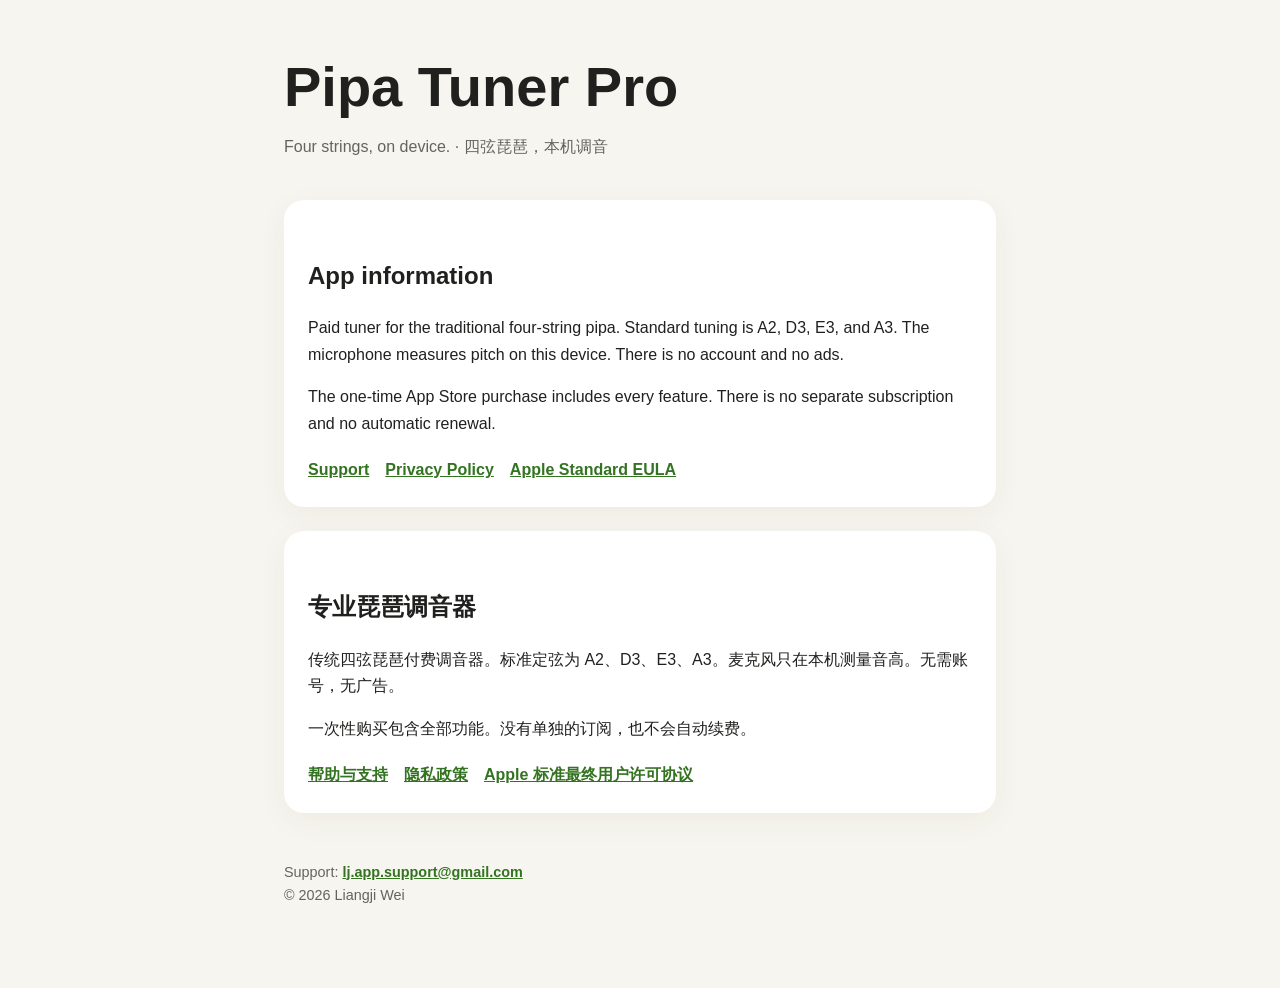
<file: index.html>
<!DOCTYPE html>
<html lang="en">
<head>
  <meta charset="utf-8">
  <meta name="viewport" content="width=device-width, initial-scale=1">
  <title>Pipa Tuner Pro</title>
  <link rel="stylesheet" href="styles.css">
</head>
<body>
  <main>
    <header>
      <h1>Pipa Tuner Pro</h1>
      <p class="subtitle">Four strings, on device. · 四弦琵琶，本机调音</p>
    </header>
    <section class="card">
      <h2>App information</h2>
      <p>Paid tuner for the traditional four-string pipa. Standard tuning is A2, D3, E3, and A3. The microphone measures pitch on this device. There is no account and no ads.</p>
      <p>The one-time App Store purchase includes every feature. There is no separate subscription and no automatic renewal.</p>
      <nav>
        <a href="support.html">Support</a>
        <a href="privacy.html">Privacy Policy</a>
        <a href="https://www.apple.com/legal/internet-services/itunes/dev/stdeula/">Apple Standard EULA</a>
      </nav>
    </section>
    <section class="card" lang="zh-Hans">
      <h2>专业琵琶调音器</h2>
      <p>传统四弦琵琶付费调音器。标准定弦为 A2、D3、E3、A3。麦克风只在本机测量音高。无需账号，无广告。</p>
      <p>一次性购买包含全部功能。没有单独的订阅，也不会自动续费。</p>
      <nav>
        <a href="support.html">帮助与支持</a>
        <a href="privacy.html">隐私政策</a>
        <a href="https://www.apple.com/legal/internet-services/itunes/dev/stdeula/">Apple 标准最终用户许可协议</a>
      </nav>
    </section>
    <footer>
      Support: <a href="mailto:lj.app.support@gmail.com">lj.app.support@gmail.com</a><br>
      © 2026 Liangji Wei
    </footer>
  </main>
</body>
</html>
</file>
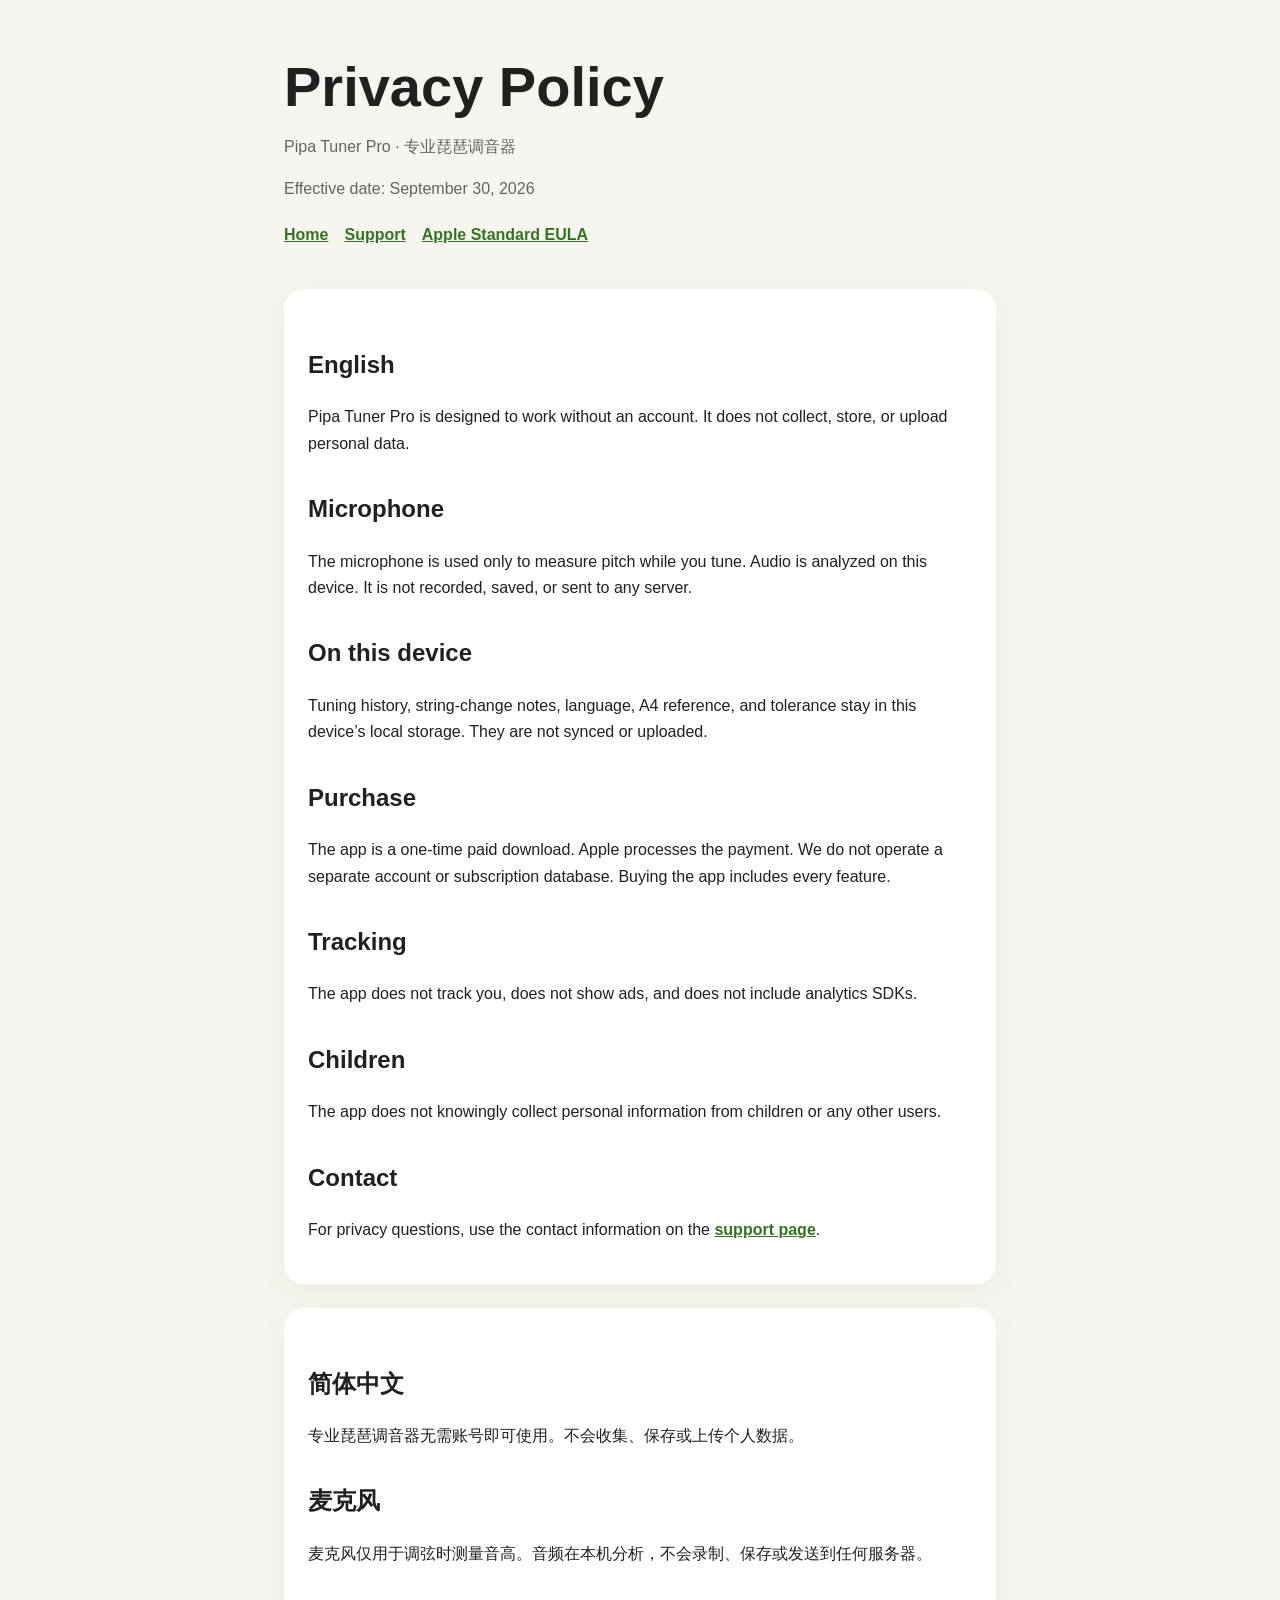
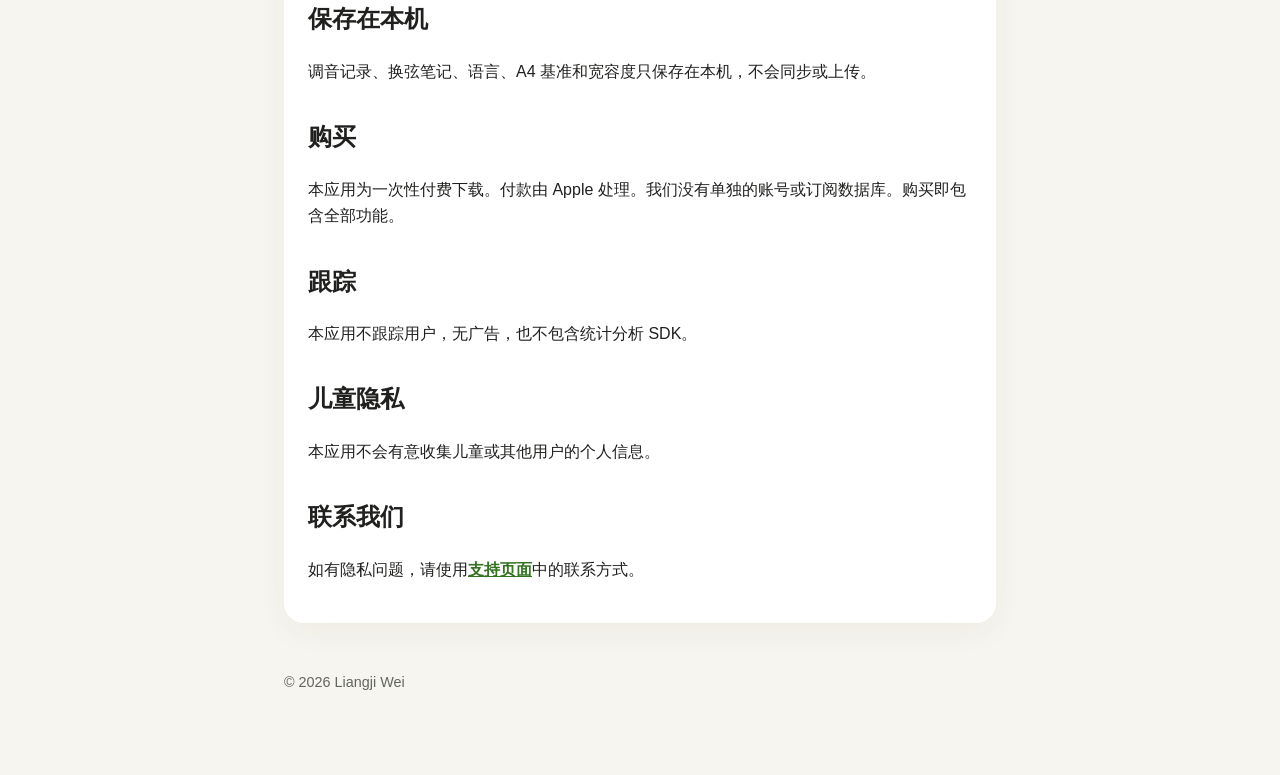
<file: privacy.html>
<!DOCTYPE html>
<html lang="en">
<head>
  <meta charset="utf-8">
  <meta name="viewport" content="width=device-width, initial-scale=1">
  <title>Privacy Policy — Pipa Tuner Pro</title>
  <link rel="stylesheet" href="styles.css">
</head>
<body>
  <main>
    <header>
      <h1>Privacy Policy</h1>
      <p class="subtitle">Pipa Tuner Pro · 专业琵琶调音器</p>
      <p class="updated">Effective date: September 30, 2026</p>
      <nav>
        <a href="index.html">Home</a>
        <a href="support.html">Support</a>
        <a href="https://www.apple.com/legal/internet-services/itunes/dev/stdeula/">Apple Standard EULA</a>
      </nav>
    </header>
    <section class="card">
      <h2>English</h2>
      <p>Pipa Tuner Pro is designed to work without an account. It does not collect, store, or upload personal data.</p>
      <h2>Microphone</h2>
      <p>The microphone is used only to measure pitch while you tune. Audio is analyzed on this device. It is not recorded, saved, or sent to any server.</p>
      <h2>On this device</h2>
      <p>Tuning history, string-change notes, language, A4 reference, and tolerance stay in this device’s local storage. They are not synced or uploaded.</p>
      <h2>Purchase</h2>
      <p>The app is a one-time paid download. Apple processes the payment. We do not operate a separate account or subscription database. Buying the app includes every feature.</p>
      <h2>Tracking</h2>
      <p>The app does not track you, does not show ads, and does not include analytics SDKs.</p>
      <h2>Children</h2>
      <p>The app does not knowingly collect personal information from children or any other users.</p>
      <h2>Contact</h2>
      <p>For privacy questions, use the contact information on the <a href="support.html">support page</a>.</p>
    </section>
    <section class="card" lang="zh-Hans">
      <h2>简体中文</h2>
      <p>专业琵琶调音器无需账号即可使用。不会收集、保存或上传个人数据。</p>
      <h2>麦克风</h2>
      <p>麦克风仅用于调弦时测量音高。音频在本机分析，不会录制、保存或发送到任何服务器。</p>
      <h2>保存在本机</h2>
      <p>调音记录、换弦笔记、语言、A4 基准和宽容度只保存在本机，不会同步或上传。</p>
      <h2>购买</h2>
      <p>本应用为一次性付费下载。付款由 Apple 处理。我们没有单独的账号或订阅数据库。购买即包含全部功能。</p>
      <h2>跟踪</h2>
      <p>本应用不跟踪用户，无广告，也不包含统计分析 SDK。</p>
      <h2>儿童隐私</h2>
      <p>本应用不会有意收集儿童或其他用户的个人信息。</p>
      <h2>联系我们</h2>
      <p>如有隐私问题，请使用<a href="support.html">支持页面</a>中的联系方式。</p>
    </section>
    <footer>© 2026 Liangji Wei</footer>
  </main>
</body>
</html>
</file>
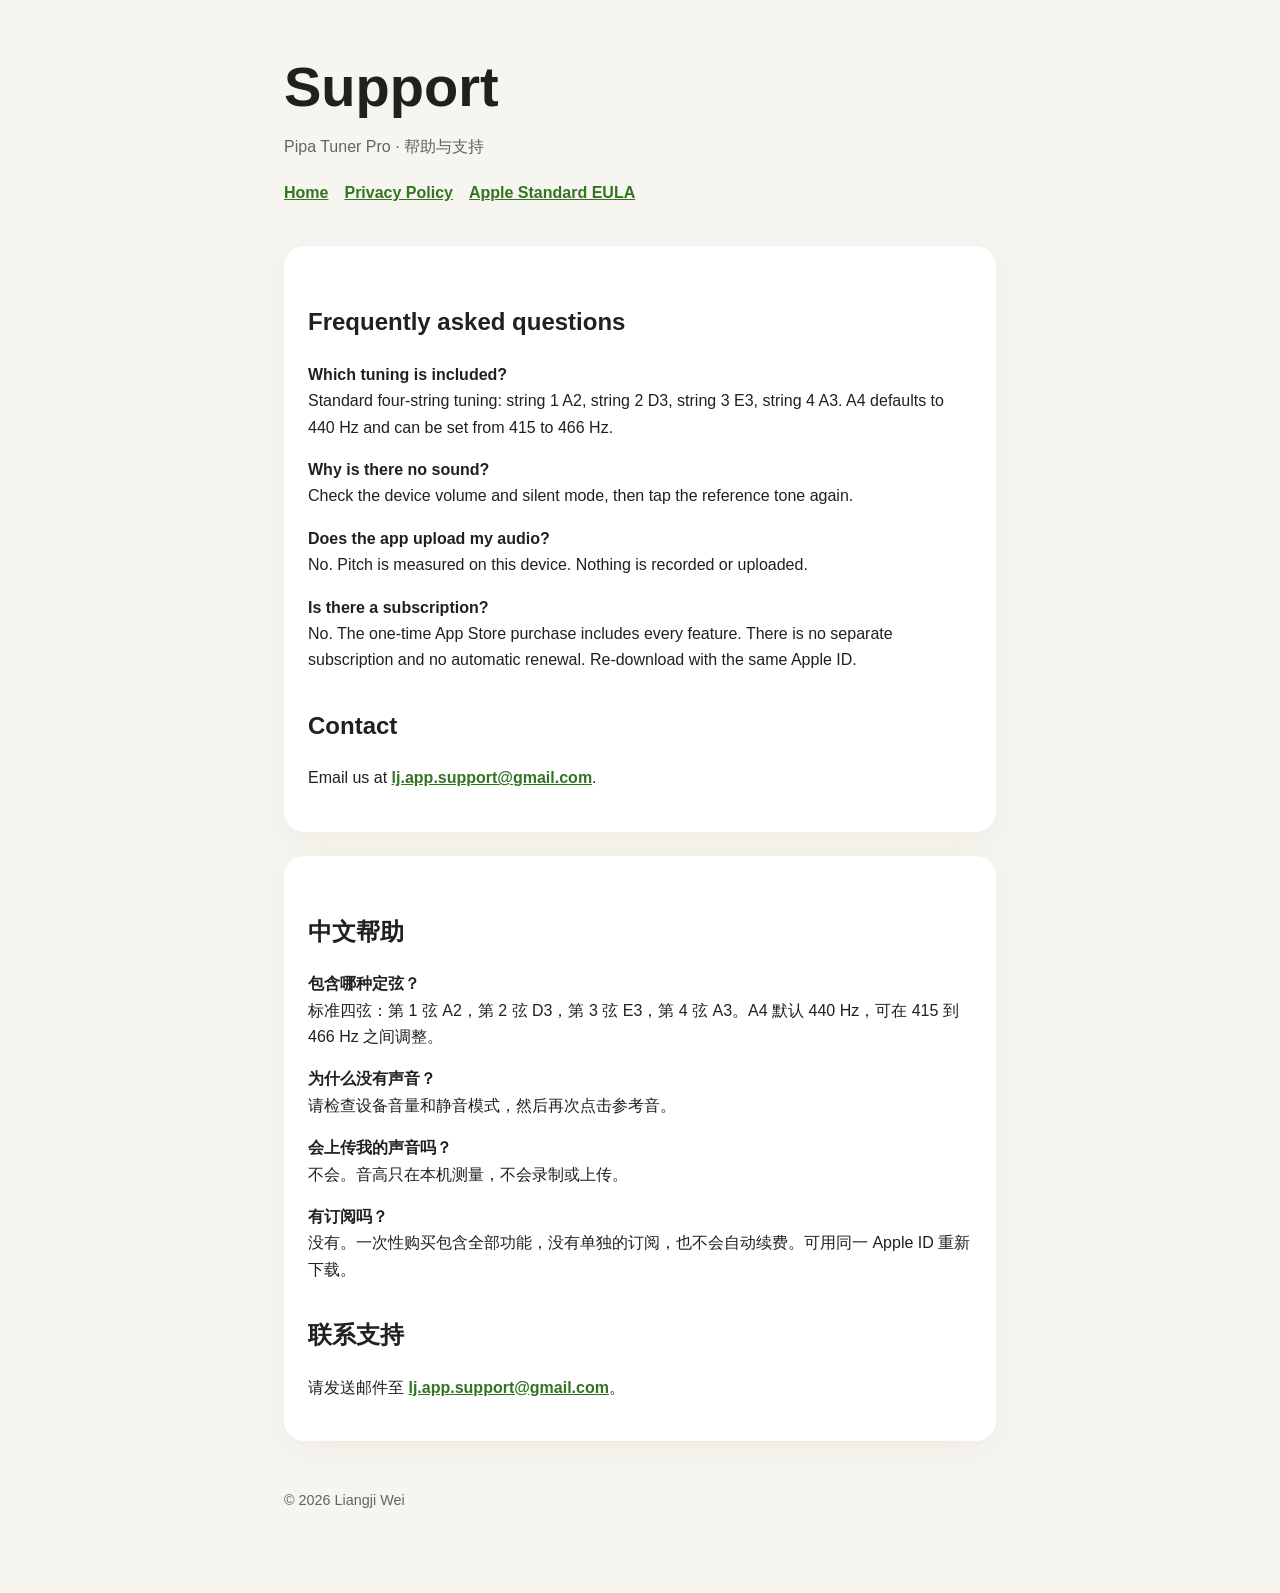
<file: support.html>
<!DOCTYPE html>
<html lang="en">
<head>
  <meta charset="utf-8">
  <meta name="viewport" content="width=device-width, initial-scale=1">
  <title>Support — Pipa Tuner Pro</title>
  <link rel="stylesheet" href="styles.css">
</head>
<body>
  <main>
    <header>
      <h1>Support</h1>
      <p class="subtitle">Pipa Tuner Pro · 帮助与支持</p>
      <nav>
        <a href="index.html">Home</a>
        <a href="privacy.html">Privacy Policy</a>
        <a href="https://www.apple.com/legal/internet-services/itunes/dev/stdeula/">Apple Standard EULA</a>
      </nav>
    </header>
    <section class="card">
      <h2>Frequently asked questions</h2>
      <p><strong>Which tuning is included?</strong><br>Standard four-string tuning: string 1 A2, string 2 D3, string 3 E3, string 4 A3. A4 defaults to 440 Hz and can be set from 415 to 466 Hz.</p>
      <p><strong>Why is there no sound?</strong><br>Check the device volume and silent mode, then tap the reference tone again.</p>
      <p><strong>Does the app upload my audio?</strong><br>No. Pitch is measured on this device. Nothing is recorded or uploaded.</p>
      <p><strong>Is there a subscription?</strong><br>No. The one-time App Store purchase includes every feature. There is no separate subscription and no automatic renewal. Re-download with the same Apple ID.</p>
      <h2>Contact</h2>
      <p>Email us at <a href="mailto:lj.app.support@gmail.com">lj.app.support@gmail.com</a>.</p>
    </section>
    <section class="card" lang="zh-Hans">
      <h2>中文帮助</h2>
      <p><strong>包含哪种定弦？</strong><br>标准四弦：第 1 弦 A2，第 2 弦 D3，第 3 弦 E3，第 4 弦 A3。A4 默认 440 Hz，可在 415 到 466 Hz 之间调整。</p>
      <p><strong>为什么没有声音？</strong><br>请检查设备音量和静音模式，然后再次点击参考音。</p>
      <p><strong>会上传我的声音吗？</strong><br>不会。音高只在本机测量，不会录制或上传。</p>
      <p><strong>有订阅吗？</strong><br>没有。一次性购买包含全部功能，没有单独的订阅，也不会自动续费。可用同一 Apple ID 重新下载。</p>
      <h2>联系支持</h2>
      <p>请发送邮件至 <a href="mailto:lj.app.support@gmail.com">lj.app.support@gmail.com</a>。</p>
    </section>
    <footer>© 2026 Liangji Wei</footer>
  </main>
</body>
</html>
</file>
<file: styles.css>
:root { color-scheme: light dark; font-family: -apple-system, BlinkMacSystemFont, "Segoe UI", sans-serif; }
* { box-sizing: border-box; }
body { margin: 0; background: #f7f5ef; color: #20211f; line-height: 1.65; }
main { max-width: 760px; margin: 0 auto; padding: 48px 24px 80px; }
header { margin-bottom: 40px; }
h1 { margin: 8px 0; font-size: clamp(2rem, 7vw, 3.5rem); line-height: 1.1; }
h2 { margin-top: 32px; }
.subtitle, .updated { color: #62655f; }
.card { margin-top: 24px; padding: 24px; border-radius: 20px; background: #fff; box-shadow: 0 8px 30px #1e35110d; }
a { color: #337321; font-weight: 600; }
nav { display: flex; gap: 16px; flex-wrap: wrap; margin-top: 20px; }
footer { margin-top: 48px; color: #62655f; font-size: .9rem; }
@media (prefers-color-scheme: dark) {
  body { background: #171916; color: #f2f2ed; }
  .card { background: #232620; box-shadow: none; }
  .subtitle, .updated, footer { color: #b9bcb4; }
  a { color: #8bd46e; }
}
</file>
